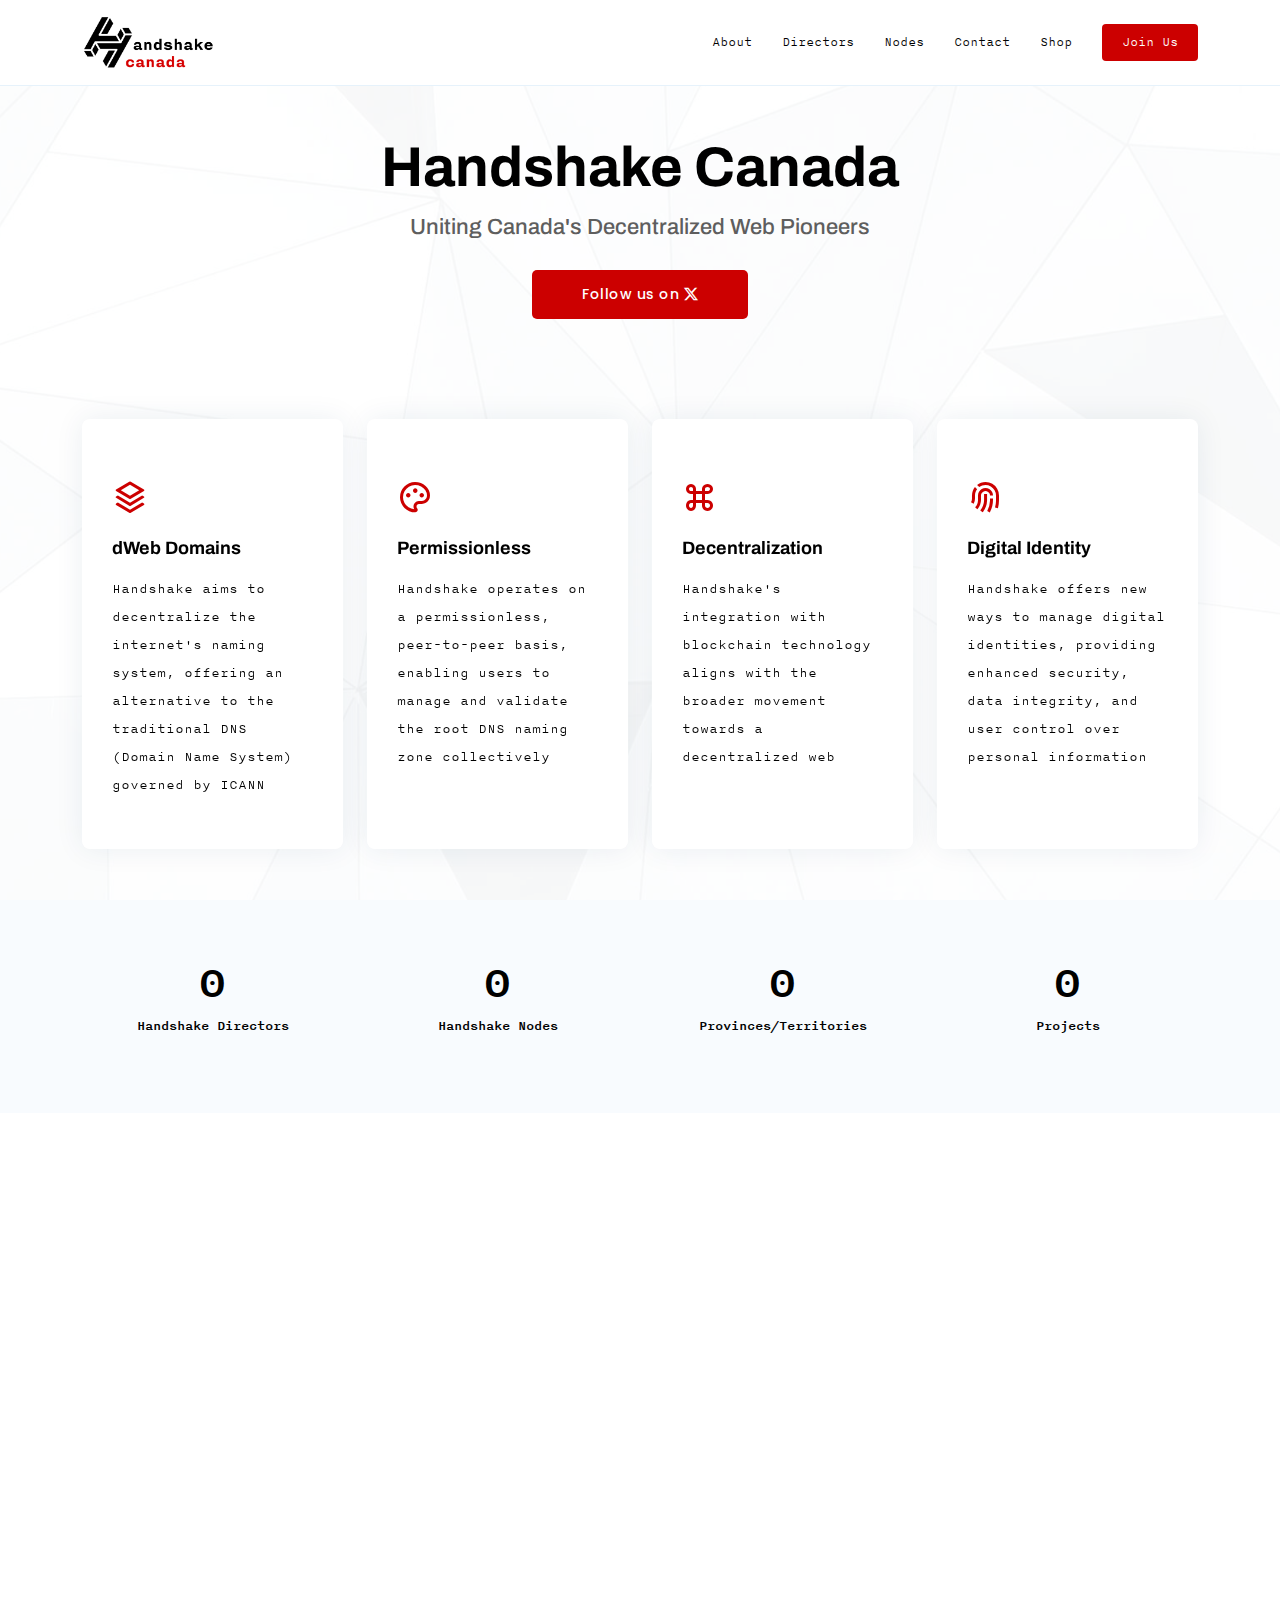
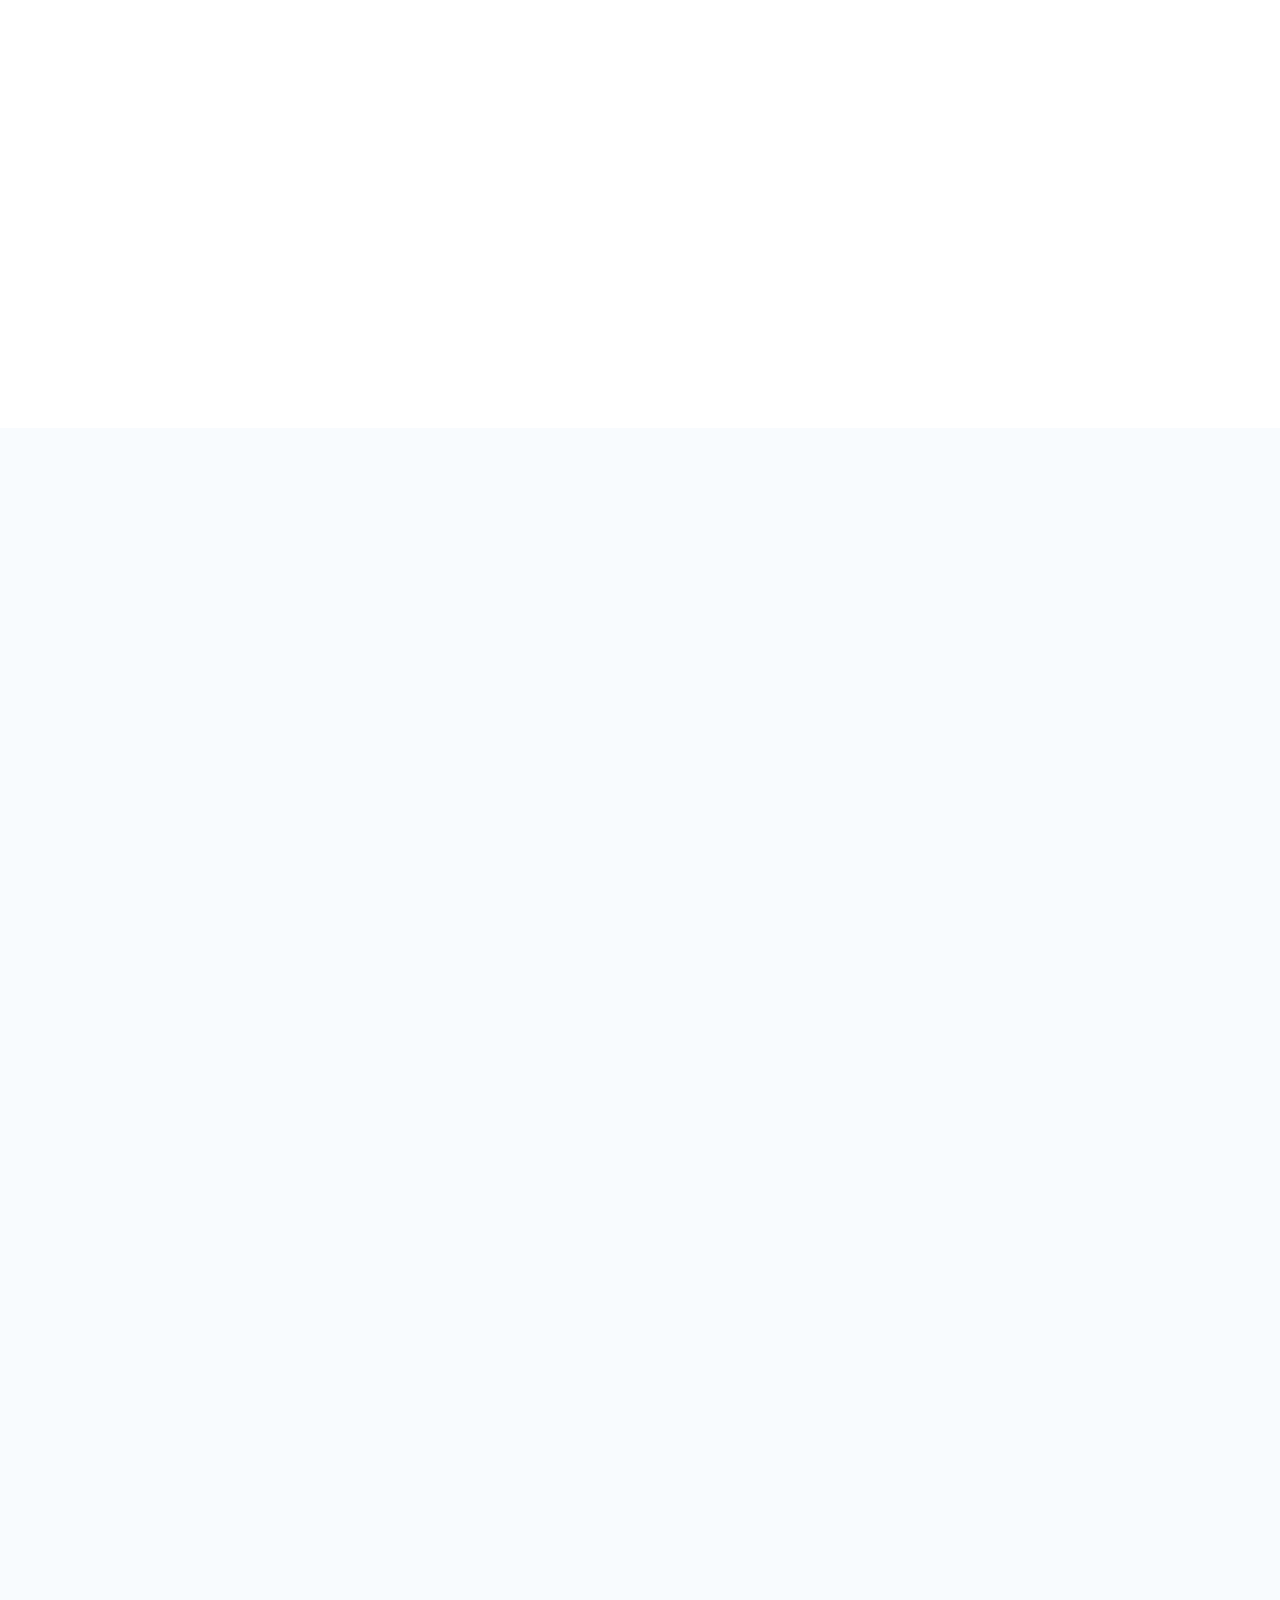
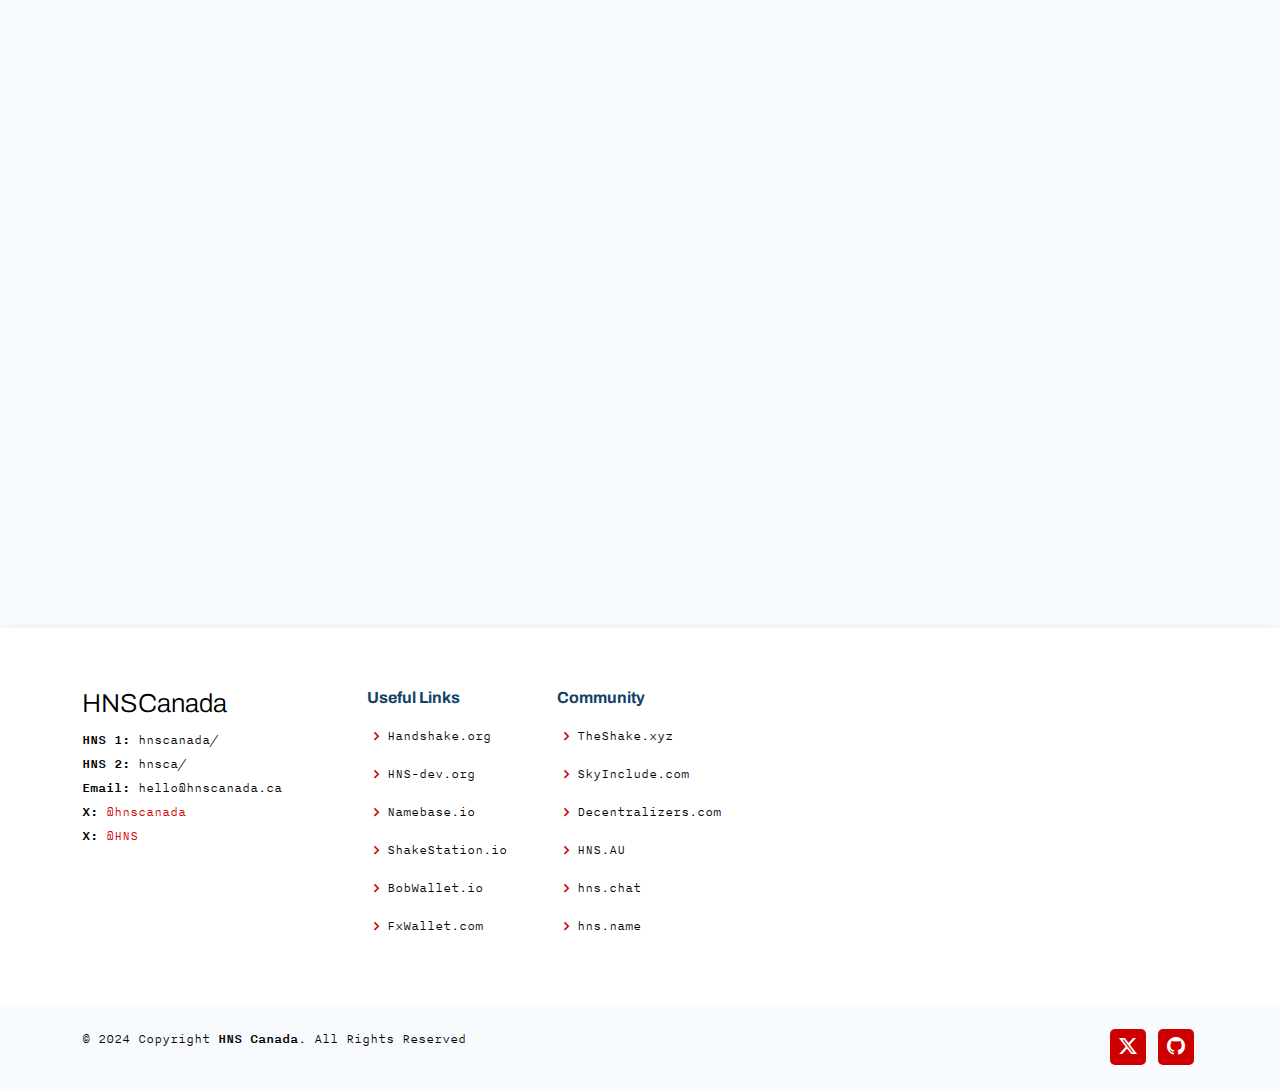
<file: index.html>
<!DOCTYPE html>
<html lang="en">

<head>
  <meta charset="utf-8">
  <meta content="width=device-width, initial-scale=1.0" name="viewport">

  <title>HNSCanada/</title>
  <meta content="Handshake Canada, the Canadian chapter of Handshake.org" name="description">
  <meta content="HNSCanada, HNS Canada, Handshake Canada, HNSCA, HNS CA, hnsca/, hnscanada/, dWeb Canada" name="keywords">
  
  <!-- Social X Platform -->
  <meta name="twitter:card" content="summary_large_image">
  <meta name="twitter:title" content="HNSCanada">
  <meta name="twitter:description" content="Handshake Canada, the Canadian chapter of Handshake.org">
  <meta property="twitter:image" content="https://hnscanada.ca/assets/img/hnsca_card.png">
  
  <!-- Social Facebook -->
  <meta property="og:url" content="https://hnscanada.ca/">
  <meta property="og:title" content="Hnscanada">
  <meta property="og:image" content="https://hnscanada.ca/assets/img/hnsca_card.png">
  <meta property="og:description" content="Handshake Canada, the Canadian chapter of Handshake.org">
  <meta property="og:site_name" content="Hnscanada">

  <!-- Favicons -->
  <link rel="shortcut icon" href="https://handshake.org/img/favicon/hns-favicon.ico" type="image/x-icon">
  <link href="assets/img/apple-touch-icon.png" rel="apple-touch-icon">

  <!-- Google Fonts -->
  <link href="https://fonts.googleapis.com/css?family=Open+Sans:300,300i,400,400i,600,600i,700,700i|Raleway:300,300i,400,400i,500,500i,600,600i,700,700i|Poppins:300,300i,400,400i,500,500i,600,600i,700,700i" rel="stylesheet">
  <link rel="stylesheet" type="text/css" href="https://handshake.org/css/fonts/nitti.css" />
  <link rel="stylesheet" type="text/css" href="https://handshake.org/css/fonts/ibmplexmono.css" />
  <link rel="stylesheet" type="text/css" href="https://handshake.org/css/fonts/ibmplexsans.css" />
  <link rel="preconnect" href="https://fonts.googleapis.com">
  <link rel="preconnect" href="https://fonts.gstatic.com" crossorigin>
  <link href="https://fonts.googleapis.com/css2?family=Archivo:ital,wght@0,100..900;1,100..900&display=swap" rel="stylesheet">
  <link rel="stylesheet" type="text/css" href="assets/css/nitti.css" />

  <!-- Vendor CSS Files -->
  <link rel="stylesheet" href="https://cdn.jsdelivr.net/npm/bootstrap-icons@1.11.3/font/bootstrap-icons.min.css">
  <link href="assets/vendor/aos/aos.css" rel="stylesheet">
  <link href="assets/vendor/bootstrap/css/bootstrap.min.css" rel="stylesheet">
  <link href="assets/vendor/boxicons/css/boxicons.min.css" rel="stylesheet">
  <link href="assets/vendor/glightbox/css/glightbox.min.css" rel="stylesheet">
  <link href="assets/vendor/remixicon/remixicon.css" rel="stylesheet">
  <link href="assets/vendor/swiper/swiper-bundle.min.css" rel="stylesheet">

  <!-- Template Main CSS File -->
  <link href="assets/css/style.css" rel="stylesheet">

  <!-- Analytics -->
  <script defer src="https://us.umami.is/script.js" data-website-id="96bdaacc-a97f-4533-95fe-19a9d0bcdd51"></script>

  <!-- =======================================================
  * Template Name: OnePage
  * Updated: May 30 2023 with Bootstrap v5.3.0
  * Template URL: https://bootstrapmade.com/onepage-multipurpose-bootstrap-template/
  * Author: BootstrapMade.com
  * License: https://bootstrapmade.com/license/
  ======================================================== -->
</head>

<body>

  <!-- ======= Header ======= -->
  <header id="header" class="fixed-top">
    <div class="container d-flex align-items-center justify-content-between">

      <a href="index.html" class="logo"><img src="assets/img/hnsca.png" alt="HNSCanada Logo" class="img-fluid"></a>

      <nav id="navbar" class="navbar">
        <ul>
          <li><a class="nav-link scrollto" href="#about">About</a></li>
          <li><a class="nav-link scrollto" href="#directors">Directors</a></li>
          <li><a class="nav-link scrollto" href="#nodes">Nodes</a></li>
          <li><a class="nav-link scrollto" href="#footer">Contact</a></li>
          <li><a href="https://nftsarestupid.com/collections/handshake">Shop</a></li>
          <li><a class="getstarted scrollto" href="#directors">Join Us</a></li>
        </ul>
        <i class="bi bi-list mobile-nav-toggle"></i>
      </nav><!-- .navbar -->

    </div>
  </header><!-- End Header -->

  <!-- ======= Hero Section ======= -->
  <section id="hero" class="d-flex align-items-center">
    <div class="container position-relative" data-aos="fade-up" data-aos-delay="100">
      <div class="row justify-content-center">
        <div class="col-xl-7 col-lg-9 text-center">
          <h1 style="font-family: 'Archivo';">Handshake Canada</h1>
          <h2>Uniting Canada's Decentralized Web Pioneers</h2>
        </div>
      </div>
      <div class="text-center">
        <a href="https://x.com/hnscanada" class="btn-get-started scrollto">Follow us on <i class="bi bi-twitter-x"></i></a>
      </div>

      <div class="row icon-boxes">
        <div class="col-md-6 col-lg-3 d-flex align-items-stretch mb-5 mb-lg-0" data-aos="zoom-in" data-aos-delay="200">
          <div class="icon-box">
            <div class="icon"><i class="ri-stack-line"></i></div>
            <h4 class="title"><a href="">dWeb Domains</a></h4>
            <p class="description">Handshake aims to decentralize the internet's naming system, offering an alternative to the traditional DNS (Domain Name System) governed by ICANN</p>
          </div>
        </div>

        <div class="col-md-6 col-lg-3 d-flex align-items-stretch mb-5 mb-lg-0" data-aos="zoom-in" data-aos-delay="300">
          <div class="icon-box">
            <div class="icon"><i class="ri-palette-line"></i></div>
            <h4 class="title"><a href="">Permissionless</a></h4>
            <p class="description">Handshake operates on a permissionless, peer-to-peer basis, enabling users to manage and validate the root DNS naming zone collectively</p>
          </div>
        </div>

        <div class="col-md-6 col-lg-3 d-flex align-items-stretch mb-5 mb-lg-0" data-aos="zoom-in" data-aos-delay="400">
          <div class="icon-box">
            <div class="icon"><i class="ri-command-line"></i></div>
            <h4 class="title"><a href="">Decentralization</a></h4>
            <p class="description">Handshake's integration with blockchain technology aligns with the broader movement towards a decentralized web</p>
          </div>
        </div>

        <div class="col-md-6 col-lg-3 d-flex align-items-stretch mb-5 mb-lg-0" data-aos="zoom-in" data-aos-delay="500">
          <div class="icon-box">
            <div class="icon"><i class="ri-fingerprint-line"></i></div>
            <h4 class="title"><a href="">Digital Identity</a></h4>
            <p class="description">Handshake offers new ways to manage digital identities, providing enhanced security, data integrity, and user control over personal information</p>
          </div>
        </div>

      </div>
    </div>
  </section><!-- End Hero -->

  <main id="main">

    <!-- ======= Counts Section ======= -->
    <section id="counts" class="counts section-bg">
      <div class="container">

        <div class="row justify-content-end">

          <div class="col-lg-3 col-md-5 col-6 d-md-flex align-items-md-stretch">
            <div class="count-box">
              <span data-purecounter-start="0" data-purecounter-end="3" data-purecounter-duration="1" class="purecounter"></span>
              <p>Handshake Directors</p>
            </div>
          </div>

          <div class="col-lg-3 col-md-5 col-6 d-md-flex align-items-md-stretch">
            <div class="count-box">
              <span data-purecounter-start="0" data-purecounter-end="3" data-purecounter-duration="1" class="purecounter"></span>
              <p>Handshake Nodes</p>
            </div>
          </div>

          <div class="col-lg-3 col-md-5 col-6 d-md-flex align-items-md-stretch">
            <div class="count-box">
              <span data-purecounter-start="0" data-purecounter-end="3" data-purecounter-duration="1" class="purecounter"></span>
              <p>Provinces/Territories</p>
            </div>
          </div>

          <div class="col-lg-3 col-md-5 col-6 d-md-flex align-items-md-stretch">
            <div class="count-box">
              <span data-purecounter-start="0" data-purecounter-end="2" data-purecounter-duration="1" class="purecounter"></span>
              <p>Projects</p>
            </div>
          </div>

        </div>

      </div>
    </section><!-- End Counts Section -->

    <!-- ======= About Section ======= -->
    <section id="about" class="about">
      <div class="container" data-aos="fade-up">

        <div class="section-title">
          <h2>About Us</h2>
          <p>Handshake Canada: Pioneering Decentralized Technologies for a New Internet Era</p>
        </div>

        <div class="row content">
          <div class="col-lg-6">
            <p>
              Welcome to <strong>Handshake Canada</strong>, the epicenter of innovation and community for those passionate about
               decentralizing the web and transforming the digital landscape in Canada. Our mission is rooted in
              the power of Handshake, a groundbreaking protocol that reimagines internet infrastructure for Canadians
               and Canadian businesses alike. Here, we explore, adopt, and innovate decentralized technologies to build
               a more secure, accessible, and equitable internet for all.
            </p>
            <p>
              Handshake Canada envisions a digital ecosystem where Canadians have full control over their online identity,
              privacy, and data. By leveraging the Handshake protocol, we aim to decentralize domain name registration,
              enhance cybersecurity, and foster an internet that truly belongs to its users. Our vision extends beyond 
              technology; it's about creating a community-driven network that supports Canadian values of fairness, 
              inclusivity, and innovation.
            </p>
          </div>
          <div class="col-lg-6 pt-4 pt-lg-0">
            <ul>
              <li><i class="ri-check-double-line"></i> <strong>Community Building:</strong> At the heart of Handshake Canada is a vibrant community of developers, entrepreneurs, and enthusiasts dedicated to exploring the potential of decentralized web technologies. We plan to organize meetups, workshops, and hackathons to share knowledge, develop skills, and collaborate on projects that advance our mission</li>
              <li><i class="ri-check-double-line"></i> <strong>Education and Outreach:</strong> We believe in the power of information. Through educational initiatives and public outreach, we aim to demystify decentralized technologies for Canadians, highlighting their benefits and encouraging widespread adoption among individuals and businesses alike</li>
              <li><i class="ri-check-double-line"></i> <strong>Innovation and Development:</strong> Handshake Canada is a hub for innovation. We support the development of decentralized applications (dApps) and services that utilize the Handshake protocol, providing resources to Canadian projects that share our vision</li>
              <li><i class="ri-check-double-line"></i> <strong>Advocacy and Policy:</strong> As champions of a decentralized internet, we engage with policymakers and industry leaders to advocate for regulations and standards that support innovation, protect user rights, and promote digital sovereignty</li>
            </ul>
          </div>
        </div>

      </div>
    </section><!-- End About Section -->

    <!-- ======= Directors Section ======= -->
    <section id="directors" class="team section-bg">
      <div class="container" data-aos="fade-up">

        <div class="section-title">
          <h2>Handshake Directors</h2>
          <p>Join the forefront of innovation with Canada's dedicated community of Handshake enthusiasts, driving the future of the internet together</p>
        </div>

        <div class="row">
          <div class="col-lg-3 col-md-6 d-flex align-items-stretch" data-aos="fade-up" data-aos-delay="200">
            <div class="member">
              <div class="member-img">
                <img src="assets/img/team/benj.png" class="img-fluid" alt="Benj">
              </div>
              <div class="member-info">
                <h4>Benj</h4>
                <span>Golden Horseshoe, ON</span>
                <span><strong>HNS Name: genuinu/</strong></span>
                <span><a href="https://x.com/genuinu">@genuinu</a></span>
              </div>
            </div>
          </div>

          <div class="col-lg-3 col-md-6 d-flex align-items-stretch" data-aos="fade-up" data-aos-delay="300">
            <div class="member">
              <div class="member-img">
                <img src="assets/img/team/stronics.png" class="img-fluid" alt="Stronics">
              </div>
              <div class="member-info">
                <h4>Santiago</h4>
                <span>Montreal, QC</span>
                <span><strong>HNS Name: stronics/</strong></span>
                <span><a href="https://x.com/stronics">@stronics</a></span>
              </div>
            </div>
          </div>

          <div class="col-lg-3 col-md-6 d-flex align-items-stretch" data-aos="fade-up" data-aos-delay="400">
            <div class="member">
              <div class="member-img">
                <img src="assets/img/team/davatar.png" class="img-fluid" alt="You">
              </div>
              <div class="member-info">
                <h4>Your Name</h4>
                <span>Join us!</span>
              </div>
            </div>
          </div>

        </div>

      </div>
    </section><!-- End Team Section -->
    
     <!-- ======= Nodes Section ======= -->
     <section id="nodes" class="services section-bg">
      <div class="container" data-aos="fade-up">

        <div class="section-title">
          <h2>Canadian Nodes</h2>
          <p>List of Handshake Nodes</p>
        </div>

        <div class="row">
          <div class="col-lg-4 col-md-6 d-flex align-items-stretch mt-4 mt-md-0" data-aos="zoom-in" data-aos-delay="200">
            <div class="icon-box iconbox-orange " style="width: 420px;">
              <div class="icon" >
                <img src="assets/img/hnsnode.png" class="testimonial-img" alt="hnsnode" style="width: 100%; border-radius: 50%;">
              </div>
              <h4><a href="">Node 1</a></h4>
              <p style="text-align: left;">
                <strong>Full Handshake Node</strong><br/>
                <strong>IP:</strong> 108.180.50.232 <br/>
                <strong>Hostname:</strong> 108.180.50.232 <br/>
                <strong>Org:</strong> TELUS Communications <br/>
                <strong>Country:</strong> CA <br/>
                <strong>Agent:</strong> /hsd:6.1.1/ <br/>
              </p> 
            </div>
          </div>

          <div class="col-lg-4 col-md-6 d-flex align-items-stretch mt-4 mt-md-0" data-aos="zoom-in" data-aos-delay="200" width="300px">
            <div class="icon-box iconbox-orange "  style="width: 420px;">
              <div class="icon" >
                <img src="assets/img/hnsnode.png" class="testimonial-img" alt="hnsnode" style="width: 100%; border-radius: 50%;">
              </div>
              <h4><a href="">Node 2</a></h4>
              <p style="text-align: left;">
                <strong>Full Handshake Node</strong><br/>
                <strong>IP:</strong> 139.177.198.45<br/>
                <strong>Hostname:</strong> 139-177-198-45.ip.linodeusercontent.com<br/>
                <strong>Org:</strong> Linode, LLC<br/>
                <strong>Country:</strong> CA<br/>
                <strong>Agent:</strong> /hsd:5.0.1/HNSCanada/<br/>
              </p>
            </div>
          </div>

          <div class="col-lg-4 col-md-6 d-flex align-items-stretch mt-4 mt-md-0" data-aos="zoom-in" data-aos-delay="200" width="300px">
            <div class="icon-box iconbox-orange "  style="width: 420px;">
              <div class="icon" >
                <img src="assets/img/hnsnode.png" class="testimonial-img" alt="hnsnode" style="width: 100%; border-radius: 50%;">
              </div>
              <h4><a href="">Node 3</a></h4>
              <p style="text-align: left;">
                <strong>Handshake DoH (DNS Service)</strong><br/>
                <strong>IP:</strong> 139.177.195.185<br/>
                <strong>Hostname:</strong> 139-177-195-185.ip.linodeusercontent.com<br/>
                <strong>Org:</strong> Linode, LLC<br/>
                <strong>Country:</strong> CA<br/>
                <strong>Agent:</strong> <a href="https://welcome.hnsdoh.com/">HnsDoH</a><br/>
              </p>
            </div>
          </div>
        </div>

        <div class="row" style="padding-top:25px;">  
          <div class="col-lg-4 col-md-6 d-flex align-items-stretch mt-4 mt-lg-0" data-aos="zoom-in" data-aos-delay="300" width="300px">
            <div class="icon-box iconbox-pink" style="width: 420px;">
              <div class="icon" >
                <img src="assets/img/hnsnode.png" class="testimonial-img" alt="hnsnode" style="width: 100%; border-radius: 50%;">
              </div>
              <h4><a href="">Your Node</a></h4>
              <p>Launch your new full HNS Node! More information <a href="https://decentralizers.com/2023/06/27/hnscanada-node/">here</a></p>
            </div>
          </div>
        </div>

    </section><!-- End Sevices Section -->
  </main><!-- End #main -->

  <!-- ======= Footer ======= -->
  <footer id="footer">

    <div class="footer-top">
      <div class="container">
        <div class="row">

          <div class="col-lg-3 col-md-6 footer-contact">
            <h3>HNSCanada</h3>
            <p>
              <strong>HNS 1:</strong> hnscanada/ <br>
              <strong>HNS 2:</strong> hnsca/<br>
              <strong>Email:</strong> <span>hello</span>@<span>hnscanada.ca</span><br>
              <strong>X:</strong> <a href="https://x.com/hnscanada">@hnscanada</a><br>
              <strong>X:</strong> <a href="https://x.com/hns">@HNS</a><br>  
            </p>
          </div>

          <div class="col-lg-2 col-md-6 footer-links">
            <h4>Useful Links</h4>
            <ul>
              <li><i class="bx bx-chevron-right"></i> <a href="https://handshake.org/">Handshake.org</a></li>
              <li><i class="bx bx-chevron-right"></i> <a href="https://hsd-dev.org/">HNS-dev.org</a></li>
              <li><i class="bx bx-chevron-right"></i> <a href="https://www.namebase.io/">Namebase.io</a></li>
              <li><i class="bx bx-chevron-right"></i> <a href="https://shakestation.io/">ShakeStation.io</a></li>
              <li><i class="bx bx-chevron-right"></i> <a href="https://bobwallet.io/">BobWallet.io</a></li>
              <li><i class="bx bx-chevron-right"></i> <a href="https://www.fxwallet.com/">FxWallet.com</a></li>
            </ul>
          </div>

          <div class="col-lg-3 col-md-6 footer-links">
            <h4>Community</h4>
            <ul>
              <li><i class="bx bx-chevron-right"></i> <a href="https://theshake.xyz/">TheShake.xyz</a></li>
              <li><i class="bx bx-chevron-right"></i> <a href="https://skyinclude.com/">SkyInclude.com</a></li>
              <li><i class="bx bx-chevron-right"></i> <a href="https://decentralizers.com/">Decentralizers.com</a></li>
              <li><i class="bx bx-chevron-right"></i> <a href="https://hns.au">HNS.AU</a></li>
              <li><i class="bx bx-chevron-right"></i> <a href="https://hns.chat/">hns.chat</a></li>
              <li><i class="bx bx-chevron-right"></i> <a href="https://hns.name/">hns.name</a></li>
            </ul>
          </div>

          <div class="col-lg-4 col-md-6 footer-newsletter">
          </div>

        </div>
      </div>
    </div>

    <div class="container d-md-flex py-4">

      <div class="me-md-auto text-center text-md-start">
        <div class="copyright">
          &copy; 2024 Copyright <strong><span>HNS Canada</span></strong>. All Rights Reserved
        </div>
        
      </div>
      <div class="social-links text-center text-md-right pt-3 pt-md-0">
        <a href="https://x.com/hnscanada" class="twitter"><i class="bi bi-twitter-x"></i></a>
        <a href="https://github.com/hnscanada" class="github"><i class="bi bi-github"></i></a>
      </div>
    </div>
  </footer><!-- End Footer -->

  <div id="preloader"></div>
  <a href="#" class="back-to-top d-flex align-items-center justify-content-center"><i class="bi bi-arrow-up-short"></i></a>

  <!-- Vendor JS Files -->
  <script src="assets/vendor/purecounter/purecounter_vanilla.js"></script>
  <script src="assets/vendor/aos/aos.js"></script>
  <script src="assets/vendor/bootstrap/js/bootstrap.bundle.min.js"></script>
  <script src="assets/vendor/glightbox/js/glightbox.min.js"></script>
  <script src="assets/vendor/isotope-layout/isotope.pkgd.min.js"></script>
  <script src="assets/vendor/swiper/swiper-bundle.min.js"></script>
  <script src="assets/vendor/php-email-form/validate.js"></script>

  <!-- Template Main JS File -->
  <script src="assets/js/main.js"></script>

</body>

</html>
</file>
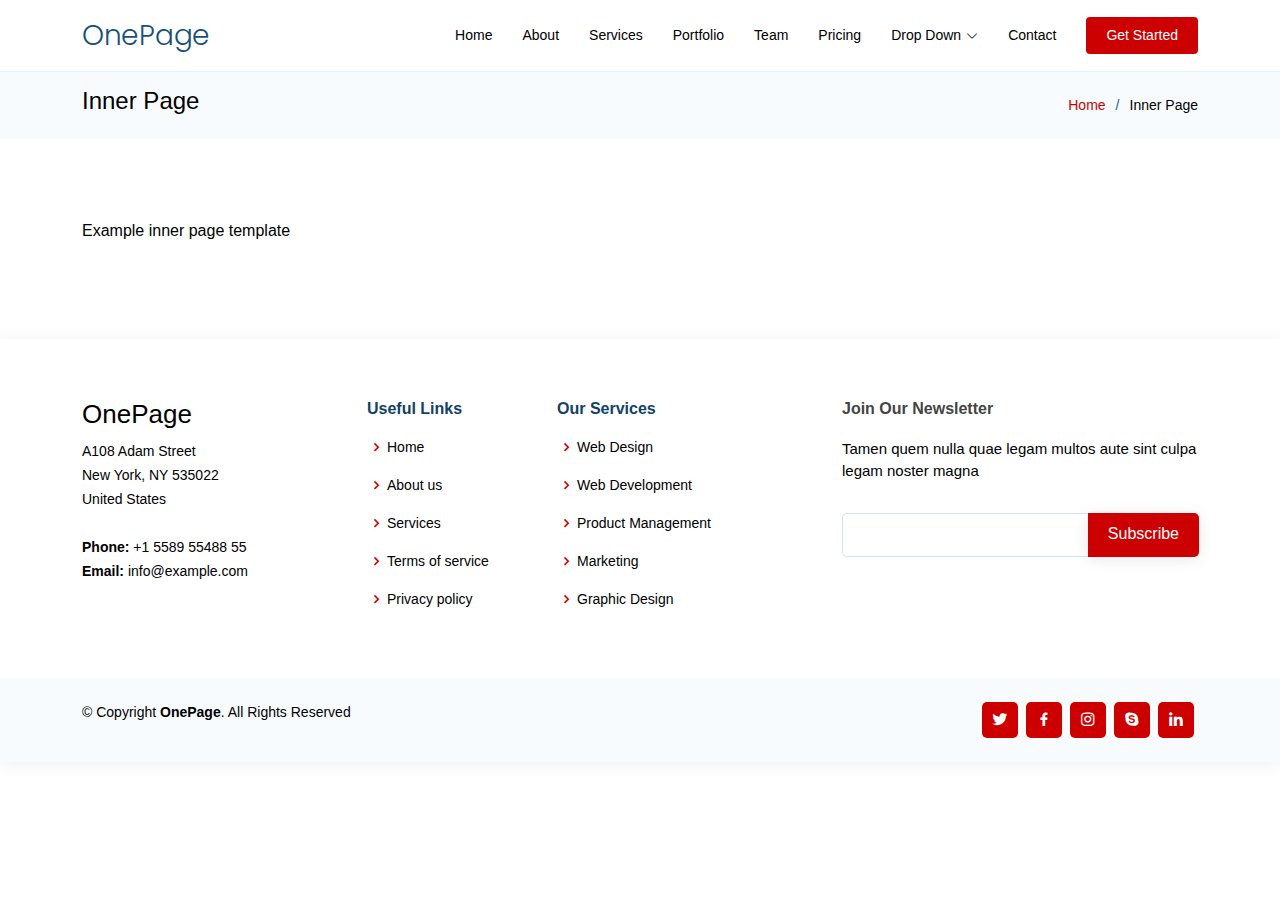
<file: inner-page.html>
<!DOCTYPE html>
<html lang="en">

<head>
  <meta charset="utf-8">
  <meta content="width=device-width, initial-scale=1.0" name="viewport">

  <title>Inner Page - OnePage Bootstrap Template</title>
  <meta content="" name="description">
  <meta content="" name="keywords">

  <!-- Favicons -->
  <link href="assets/img/favicon.png" rel="icon">
  <link href="assets/img/apple-touch-icon.png" rel="apple-touch-icon">

  <!-- Google Fonts -->
  <link href="https://fonts.googleapis.com/css?family=Open+Sans:300,300i,400,400i,600,600i,700,700i|Raleway:300,300i,400,400i,500,500i,600,600i,700,700i|Poppins:300,300i,400,400i,500,500i,600,600i,700,700i" rel="stylesheet">

  <!-- Vendor CSS Files -->
  <link href="assets/vendor/aos/aos.css" rel="stylesheet">
  <link href="assets/vendor/bootstrap/css/bootstrap.min.css" rel="stylesheet">
  <link href="assets/vendor/bootstrap-icons/bootstrap-icons.css" rel="stylesheet">
  <link href="assets/vendor/boxicons/css/boxicons.min.css" rel="stylesheet">
  <link href="assets/vendor/glightbox/css/glightbox.min.css" rel="stylesheet">
  <link href="assets/vendor/remixicon/remixicon.css" rel="stylesheet">
  <link href="assets/vendor/swiper/swiper-bundle.min.css" rel="stylesheet">

  <!-- Template Main CSS File -->
  <link href="assets/css/style.css" rel="stylesheet">

  <!-- =======================================================
  * Template Name: OnePage
  * Updated: May 30 2023 with Bootstrap v5.3.0
  * Template URL: https://bootstrapmade.com/onepage-multipurpose-bootstrap-template/
  * Author: BootstrapMade.com
  * License: https://bootstrapmade.com/license/
  ======================================================== -->
</head>

<body>

  <!-- ======= Header ======= -->
  <header id="header" class="fixed-top">
    <div class="container d-flex align-items-center justify-content-between">

      <h1 class="logo"><a href="index.html">OnePage</a></h1>
      <!-- Uncomment below if you prefer to use an image logo -->
      <!-- <a href="index.html" class="logo"><img src="assets/img/logo.png" alt="" class="img-fluid"></a>-->

      <nav id="navbar" class="navbar">
        <ul>
          <li><a class="nav-link scrollto " href="#hero">Home</a></li>
          <li><a class="nav-link scrollto" href="#about">About</a></li>
          <li><a class="nav-link scrollto" href="#services">Services</a></li>
          <li><a class="nav-link scrollto o" href="#portfolio">Portfolio</a></li>
          <li><a class="nav-link scrollto" href="#team">Team</a></li>
          <li><a class="nav-link scrollto" href="#pricing">Pricing</a></li>
          <li class="dropdown"><a href="#"><span>Drop Down</span> <i class="bi bi-chevron-down"></i></a>
            <ul>
              <li><a href="#">Drop Down 1</a></li>
              <li class="dropdown"><a href="#"><span>Deep Drop Down</span> <i class="bi bi-chevron-right"></i></a>
                <ul>
                  <li><a href="#">Deep Drop Down 1</a></li>
                  <li><a href="#">Deep Drop Down 2</a></li>
                  <li><a href="#">Deep Drop Down 3</a></li>
                  <li><a href="#">Deep Drop Down 4</a></li>
                  <li><a href="#">Deep Drop Down 5</a></li>
                </ul>
              </li>
              <li><a href="#">Drop Down 2</a></li>
              <li><a href="#">Drop Down 3</a></li>
              <li><a href="#">Drop Down 4</a></li>
            </ul>
          </li>
          <li><a class="nav-link scrollto" href="#contact">Contact</a></li>
          <li><a class="getstarted scrollto" href="#about">Get Started</a></li>
        </ul>
        <i class="bi bi-list mobile-nav-toggle"></i>
      </nav><!-- .navbar -->

    </div>
  </header><!-- End Header -->

  <main id="main">

    <!-- ======= Breadcrumbs ======= -->
    <section class="breadcrumbs">
      <div class="container">

        <div class="d-flex justify-content-between align-items-center">
          <h2>Inner Page</h2>
          <ol>
            <li><a href="index.html">Home</a></li>
            <li>Inner Page</li>
          </ol>
        </div>

      </div>
    </section><!-- End Breadcrumbs -->

    <section class="inner-page">
      <div class="container">
        <p>
          Example inner page template
        </p>
      </div>
    </section>

  </main><!-- End #main -->

  <!-- ======= Footer ======= -->
  <footer id="footer">

    <div class="footer-top">
      <div class="container">
        <div class="row">

          <div class="col-lg-3 col-md-6 footer-contact">
            <h3>OnePage</h3>
            <p>
              A108 Adam Street <br>
              New York, NY 535022<br>
              United States <br><br>
              <strong>Phone:</strong> +1 5589 55488 55<br>
              <strong>Email:</strong> info@example.com<br>
            </p>
          </div>

          <div class="col-lg-2 col-md-6 footer-links">
            <h4>Useful Links</h4>
            <ul>
              <li><i class="bx bx-chevron-right"></i> <a href="#">Home</a></li>
              <li><i class="bx bx-chevron-right"></i> <a href="#">About us</a></li>
              <li><i class="bx bx-chevron-right"></i> <a href="#">Services</a></li>
              <li><i class="bx bx-chevron-right"></i> <a href="#">Terms of service</a></li>
              <li><i class="bx bx-chevron-right"></i> <a href="#">Privacy policy</a></li>
            </ul>
          </div>

          <div class="col-lg-3 col-md-6 footer-links">
            <h4>Our Services</h4>
            <ul>
              <li><i class="bx bx-chevron-right"></i> <a href="#">Web Design</a></li>
              <li><i class="bx bx-chevron-right"></i> <a href="#">Web Development</a></li>
              <li><i class="bx bx-chevron-right"></i> <a href="#">Product Management</a></li>
              <li><i class="bx bx-chevron-right"></i> <a href="#">Marketing</a></li>
              <li><i class="bx bx-chevron-right"></i> <a href="#">Graphic Design</a></li>
            </ul>
          </div>

          <div class="col-lg-4 col-md-6 footer-newsletter">
            <h4>Join Our Newsletter</h4>
            <p>Tamen quem nulla quae legam multos aute sint culpa legam noster magna</p>
            <form action="" method="post">
              <input type="email" name="email"><input type="submit" value="Subscribe">
            </form>
          </div>

        </div>
      </div>
    </div>

    <div class="container d-md-flex py-4">

      <div class="me-md-auto text-center text-md-start">
        <div class="copyright">
          &copy; Copyright <strong><span>OnePage</span></strong>. All Rights Reserved
        </div>
        
      </div>
      <div class="social-links text-center text-md-right pt-3 pt-md-0">
        <a href="#" class="twitter"><i class="bx bxl-twitter"></i></a>
        <a href="#" class="facebook"><i class="bx bxl-facebook"></i></a>
        <a href="#" class="instagram"><i class="bx bxl-instagram"></i></a>
        <a href="#" class="google-plus"><i class="bx bxl-skype"></i></a>
        <a href="#" class="linkedin"><i class="bx bxl-linkedin"></i></a>
      </div>
    </div>
  </footer><!-- End Footer -->

  <div id="preloader"></div>
  <a href="#" class="back-to-top d-flex align-items-center justify-content-center"><i class="bi bi-arrow-up-short"></i></a>

  <!-- Vendor JS Files -->
  <script src="assets/vendor/purecounter/purecounter_vanilla.js"></script>
  <script src="assets/vendor/aos/aos.js"></script>
  <script src="assets/vendor/bootstrap/js/bootstrap.bundle.min.js"></script>
  <script src="assets/vendor/glightbox/js/glightbox.min.js"></script>
  <script src="assets/vendor/isotope-layout/isotope.pkgd.min.js"></script>
  <script src="assets/vendor/swiper/swiper-bundle.min.js"></script>
  <script src="assets/vendor/php-email-form/validate.js"></script>

  <!-- Template Main JS File -->
  <script src="assets/js/main.js"></script>

</body>

</html>
</file>
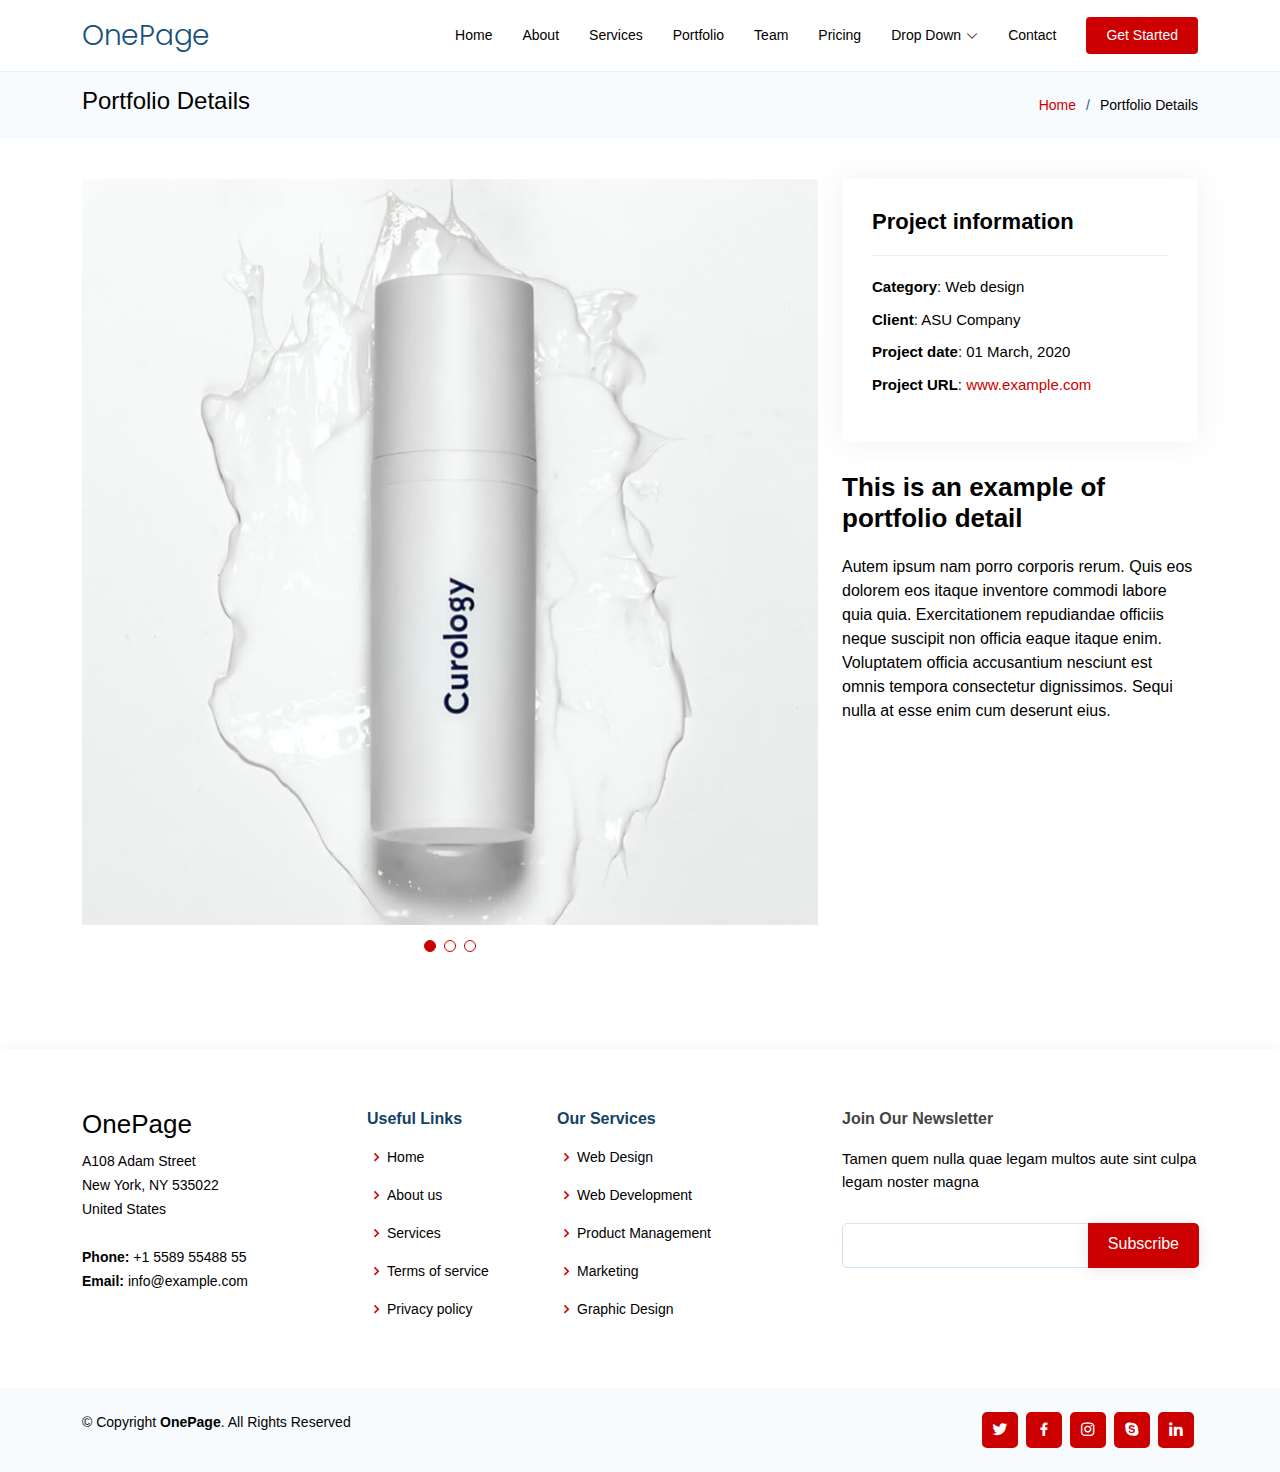
<file: portfolio-details.html>
<!DOCTYPE html>
<html lang="en">

<head>
  <meta charset="utf-8">
  <meta content="width=device-width, initial-scale=1.0" name="viewport">

  <title>Portfolio Details - OnePage Bootstrap Template</title>
  <meta content="" name="description">
  <meta content="" name="keywords">

  <!-- Favicons -->
  <link href="assets/img/favicon.png" rel="icon">
  <link href="assets/img/apple-touch-icon.png" rel="apple-touch-icon">

  <!-- Google Fonts -->
  <link href="https://fonts.googleapis.com/css?family=Open+Sans:300,300i,400,400i,600,600i,700,700i|Raleway:300,300i,400,400i,500,500i,600,600i,700,700i|Poppins:300,300i,400,400i,500,500i,600,600i,700,700i" rel="stylesheet">

  <!-- Vendor CSS Files -->
  <link href="assets/vendor/aos/aos.css" rel="stylesheet">
  <link href="assets/vendor/bootstrap/css/bootstrap.min.css" rel="stylesheet">
  <link href="assets/vendor/bootstrap-icons/bootstrap-icons.css" rel="stylesheet">
  <link href="assets/vendor/boxicons/css/boxicons.min.css" rel="stylesheet">
  <link href="assets/vendor/glightbox/css/glightbox.min.css" rel="stylesheet">
  <link href="assets/vendor/remixicon/remixicon.css" rel="stylesheet">
  <link href="assets/vendor/swiper/swiper-bundle.min.css" rel="stylesheet">

  <!-- Template Main CSS File -->
  <link href="assets/css/style.css" rel="stylesheet">

  <!-- =======================================================
  * Template Name: OnePage
  * Updated: May 30 2023 with Bootstrap v5.3.0
  * Template URL: https://bootstrapmade.com/onepage-multipurpose-bootstrap-template/
  * Author: BootstrapMade.com
  * License: https://bootstrapmade.com/license/
  ======================================================== -->
</head>

<body>

  <!-- ======= Header ======= -->
  <header id="header" class="fixed-top">
    <div class="container d-flex align-items-center justify-content-between">

      <h1 class="logo"><a href="index.html">OnePage</a></h1>
      <!-- Uncomment below if you prefer to use an image logo -->
      <!-- <a href="index.html" class="logo"><img src="assets/img/logo.png" alt="" class="img-fluid"></a>-->

      <nav id="navbar" class="navbar">
        <ul>
          <li><a class="nav-link scrollto " href="#hero">Home</a></li>
          <li><a class="nav-link scrollto" href="#about">About</a></li>
          <li><a class="nav-link scrollto" href="#services">Services</a></li>
          <li><a class="nav-link scrollto activeo" href="#portfolio">Portfolio</a></li>
          <li><a class="nav-link scrollto" href="#team">Team</a></li>
          <li><a class="nav-link scrollto" href="#pricing">Pricing</a></li>
          <li class="dropdown"><a href="#"><span>Drop Down</span> <i class="bi bi-chevron-down"></i></a>
            <ul>
              <li><a href="#">Drop Down 1</a></li>
              <li class="dropdown"><a href="#"><span>Deep Drop Down</span> <i class="bi bi-chevron-right"></i></a>
                <ul>
                  <li><a href="#">Deep Drop Down 1</a></li>
                  <li><a href="#">Deep Drop Down 2</a></li>
                  <li><a href="#">Deep Drop Down 3</a></li>
                  <li><a href="#">Deep Drop Down 4</a></li>
                  <li><a href="#">Deep Drop Down 5</a></li>
                </ul>
              </li>
              <li><a href="#">Drop Down 2</a></li>
              <li><a href="#">Drop Down 3</a></li>
              <li><a href="#">Drop Down 4</a></li>
            </ul>
          </li>
          <li><a class="nav-link scrollto" href="#contact">Contact</a></li>
          <li><a class="getstarted scrollto" href="#about">Get Started</a></li>
        </ul>
        <i class="bi bi-list mobile-nav-toggle"></i>
      </nav><!-- .navbar -->

    </div>
  </header><!-- End Header -->

  <main id="main">

    <!-- ======= Breadcrumbs ======= -->
    <section id="breadcrumbs" class="breadcrumbs">
      <div class="container">

        <div class="d-flex justify-content-between align-items-center">
          <h2>Portfolio Details</h2>
          <ol>
            <li><a href="index.html">Home</a></li>
            <li>Portfolio Details</li>
          </ol>
        </div>

      </div>
    </section><!-- End Breadcrumbs -->

    <!-- ======= Portfolio Details Section ======= -->
    <section id="portfolio-details" class="portfolio-details">
      <div class="container">

        <div class="row gy-4">

          <div class="col-lg-8">
            <div class="portfolio-details-slider swiper">
              <div class="swiper-wrapper align-items-center">

                <div class="swiper-slide">
                  <img src="assets/img/portfolio/portfolio-1.jpg" alt="">
                </div>

                <div class="swiper-slide">
                  <img src="assets/img/portfolio/portfolio-2.jpg" alt="">
                </div>

                <div class="swiper-slide">
                  <img src="assets/img/portfolio/portfolio-3.jpg" alt="">
                </div>

              </div>
              <div class="swiper-pagination"></div>
            </div>
          </div>

          <div class="col-lg-4">
            <div class="portfolio-info">
              <h3>Project information</h3>
              <ul>
                <li><strong>Category</strong>: Web design</li>
                <li><strong>Client</strong>: ASU Company</li>
                <li><strong>Project date</strong>: 01 March, 2020</li>
                <li><strong>Project URL</strong>: <a href="#">www.example.com</a></li>
              </ul>
            </div>
            <div class="portfolio-description">
              <h2>This is an example of portfolio detail</h2>
              <p>
                Autem ipsum nam porro corporis rerum. Quis eos dolorem eos itaque inventore commodi labore quia quia. Exercitationem repudiandae officiis neque suscipit non officia eaque itaque enim. Voluptatem officia accusantium nesciunt est omnis tempora consectetur dignissimos. Sequi nulla at esse enim cum deserunt eius.
              </p>
            </div>
          </div>

        </div>

      </div>
    </section><!-- End Portfolio Details Section -->

  </main><!-- End #main -->

  <!-- ======= Footer ======= -->
  <footer id="footer">

    <div class="footer-top">
      <div class="container">
        <div class="row">

          <div class="col-lg-3 col-md-6 footer-contact">
            <h3>OnePage</h3>
            <p>
              A108 Adam Street <br>
              New York, NY 535022<br>
              United States <br><br>
              <strong>Phone:</strong> +1 5589 55488 55<br>
              <strong>Email:</strong> info@example.com<br>
            </p>
          </div>

          <div class="col-lg-2 col-md-6 footer-links">
            <h4>Useful Links</h4>
            <ul>
              <li><i class="bx bx-chevron-right"></i> <a href="#">Home</a></li>
              <li><i class="bx bx-chevron-right"></i> <a href="#">About us</a></li>
              <li><i class="bx bx-chevron-right"></i> <a href="#">Services</a></li>
              <li><i class="bx bx-chevron-right"></i> <a href="#">Terms of service</a></li>
              <li><i class="bx bx-chevron-right"></i> <a href="#">Privacy policy</a></li>
            </ul>
          </div>

          <div class="col-lg-3 col-md-6 footer-links">
            <h4>Our Services</h4>
            <ul>
              <li><i class="bx bx-chevron-right"></i> <a href="#">Web Design</a></li>
              <li><i class="bx bx-chevron-right"></i> <a href="#">Web Development</a></li>
              <li><i class="bx bx-chevron-right"></i> <a href="#">Product Management</a></li>
              <li><i class="bx bx-chevron-right"></i> <a href="#">Marketing</a></li>
              <li><i class="bx bx-chevron-right"></i> <a href="#">Graphic Design</a></li>
            </ul>
          </div>

          <div class="col-lg-4 col-md-6 footer-newsletter">
            <h4>Join Our Newsletter</h4>
            <p>Tamen quem nulla quae legam multos aute sint culpa legam noster magna</p>
            <form action="" method="post">
              <input type="email" name="email"><input type="submit" value="Subscribe">
            </form>
          </div>

        </div>
      </div>
    </div>

    <div class="container d-md-flex py-4">

      <div class="me-md-auto text-center text-md-start">
        <div class="copyright">
          &copy; Copyright <strong><span>OnePage</span></strong>. All Rights Reserved
        </div>
        
      </div>
      <div class="social-links text-center text-md-right pt-3 pt-md-0">
        <a href="#" class="twitter"><i class="bx bxl-twitter"></i></a>
        <a href="#" class="facebook"><i class="bx bxl-facebook"></i></a>
        <a href="#" class="instagram"><i class="bx bxl-instagram"></i></a>
        <a href="#" class="google-plus"><i class="bx bxl-skype"></i></a>
        <a href="#" class="linkedin"><i class="bx bxl-linkedin"></i></a>
      </div>
    </div>
  </footer><!-- End Footer -->

  <div id="preloader"></div>
  <a href="#" class="back-to-top d-flex align-items-center justify-content-center"><i class="bi bi-arrow-up-short"></i></a>

  <!-- Vendor JS Files -->
  <script src="assets/vendor/purecounter/purecounter_vanilla.js"></script>
  <script src="assets/vendor/aos/aos.js"></script>
  <script src="assets/vendor/bootstrap/js/bootstrap.bundle.min.js"></script>
  <script src="assets/vendor/glightbox/js/glightbox.min.js"></script>
  <script src="assets/vendor/isotope-layout/isotope.pkgd.min.js"></script>
  <script src="assets/vendor/swiper/swiper-bundle.min.js"></script>
  <script src="assets/vendor/php-email-form/validate.js"></script>

  <!-- Template Main JS File -->
  <script src="assets/js/main.js"></script>

</body>

</html>
</file>
<file: assets/css/nitti.css>
@font-face {
	font-family: "Nitti Light";
	font-weight: normal;
	src: url('../fonts/nitti/nitti-light-v500.eot') format('embedded-opentype'),
       url('../fonts/nitti/nitti-light-v500.woff') format('woff');
}

@font-face {
	font-family: "Nitti Light";
	font-weight: bold;
	src: url('../fonts/nitti/nitti-medium-v500.eot') format('embedded-opentype'),
       url('../fonts/nitti/nitti-medium-v500.woff') format('woff'),
       url('../fonts/nitti/nitti-medium-v500.woff2') format('woff2');
}
</file>
<file: assets/css/style.css>
/**
* Template Name: OnePage
* Updated: May 30 2023 with Bootstrap v5.3.0
* Template URL: https://bootstrapmade.com/onepage-multipurpose-bootstrap-template/
* Author: BootstrapMade.com
* License: https://bootstrapmade.com/license/
*/

/*--------------------------------------------------------------
# General
--------------------------------------------------------------*/
body {
  font-family: "Nitti Light", Helvetica, sans-serif;
  color: black;
}

a {
  color: #cc0000;
  text-decoration: none;
}

a:hover {
  color: #ff3232;
  text-decoration: none;
}

h1,
h2,
h3,
h4,
h5,
h6 {
  font-family: "Archivo", sans-serif;
}

p {
  font-family: "Nitti Light", sans-serif;
  color:black;
}
/*--------------------------------------------------------------
# Back to top button
--------------------------------------------------------------*/
.back-to-top {
  position: fixed;
  visibility: hidden;
  opacity: 0;
  right: 15px;
  bottom: 15px;
  z-index: 996;
  background: #cc0000;
  width: 40px;
  height: 40px;
  border-radius: 4px;
  transition: all 0.4s;
}

.back-to-top i {
  font-size: 28px;
  color: #fff;
  line-height: 0;
}

.back-to-top:hover {
  background: #ff3232;
  color: #fff;
}

.back-to-top.active {
  visibility: visible;
  opacity: 1;
}

/*--------------------------------------------------------------
# Preloader
--------------------------------------------------------------*/
#preloader {
  position: fixed;
  top: 0;
  left: 0;
  right: 0;
  bottom: 0;
  z-index: 9999;
  overflow: hidden;
  background: #fff;
}

#preloader:before {
  content: "";
  position: fixed;
  top: calc(50% - 30px);
  left: calc(50% - 30px);
  border: 6px solid #cc0000;
  border-top-color: #fff;
  border-bottom-color: #fff;
  border-radius: 50%;
  width: 60px;
  height: 60px;
  animation: animate-preloader 1s linear infinite;
}

@keyframes animate-preloader {
  0% {
    transform: rotate(0deg);
  }

  100% {
    transform: rotate(360deg);
  }
}

/*--------------------------------------------------------------
# Disable aos animation delay on mobile devices
--------------------------------------------------------------*/
@media screen and (max-width: 768px) {
  [data-aos-delay] {
    transition-delay: 0 !important;
  }
}

/*--------------------------------------------------------------
# Header
--------------------------------------------------------------*/
#header {
  transition: all 0.5s;
  background: #fff;
  z-index: 997;
  padding: 15px 0;
  border-bottom: 1px solid #e6f2fb;
}

#header.header-scrolled {
  border-color: #fff;
  box-shadow: 0px 2px 15px rgba(18, 66, 101, 0.08);
}

#header .logo {
  font-size: 28px;
  margin: 0;
  padding: 0;
  line-height: 1;
  font-weight: 300;
  letter-spacing: 0.5px;
  font-family: "Poppins", sans-serif;
}

#header .logo a {
  color: #16507b;
}

#header .logo img {
  max-height: 55px;
}

@media (max-width: 992px) {
  #header .logo {
    font-size: 28px;
  }
}

/*--------------------------------------------------------------
# Navigation Menu
--------------------------------------------------------------*/
/**
* Desktop Navigation 
*/
.navbar {
  padding: 0;
}

.navbar ul {
  margin: 0;
  padding: 0;
  display: flex;
  list-style: none;
  align-items: center;
}

.navbar li {
  position: relative;
}

.navbar a,
.navbar a:focus {
  display: flex;
  align-items: center;
  justify-content: space-between;
  padding: 10px 0 10px 30px;
  font-size: 14px;
  color: black;
  white-space: nowrap;
  transition: 0.3s;
}

.navbar a i,
.navbar a:focus i {
  font-size: 12px;
  line-height: 0;
  margin-left: 5px;
}

.navbar a:hover,
.navbar .active,
.navbar .active:focus,
.navbar li:hover>a {
  color: #cc0000;
}

.navbar .getstarted,
.navbar .getstarted:focus {
  background: #cc0000;
  padding: 8px 20px;
  margin-left: 30px;
  border-radius: 4px;
  color: #fff;
}

.navbar .getstarted:hover,
.navbar .getstarted:focus:hover {
  color: #fff;
  background: #ff3232;
}

.navbar .dropdown ul {
  display: block;
  position: absolute;
  left: 14px;
  top: calc(100% + 30px);
  margin: 0;
  padding: 10px 0;
  z-index: 99;
  opacity: 0;
  visibility: hidden;
  background: #fff;
  box-shadow: 0px 0px 30px rgba(127, 137, 161, 0.25);
  transition: 0.3s;
  border-radius: 4px;
}

.navbar .dropdown ul li {
  min-width: 200px;
}

.navbar .dropdown ul a {
  padding: 10px 20px;
  text-transform: none;
}

.navbar .dropdown ul a i {
  font-size: 12px;
}

.navbar .dropdown ul a:hover,
.navbar .dropdown ul .active:hover,
.navbar .dropdown ul li:hover>a {
  color: #cc0000;
}

.navbar .dropdown:hover>ul {
  opacity: 1;
  top: 100%;
  visibility: visible;
}

.navbar .dropdown .dropdown ul {
  top: 0;
  left: calc(100% - 30px);
  visibility: hidden;
}

.navbar .dropdown .dropdown:hover>ul {
  opacity: 1;
  top: 0;
  left: 100%;
  visibility: visible;
}

@media (max-width: 1366px) {
  .navbar .dropdown .dropdown ul {
    left: -90%;
  }

  .navbar .dropdown .dropdown:hover>ul {
    left: -100%;
  }
}

/**
* Mobile Navigation 
*/
.mobile-nav-toggle {
  color: #124265;
  font-size: 28px;
  cursor: pointer;
  display: none;
  line-height: 0;
  transition: 0.5s;
}

.mobile-nav-toggle.bi-x {
  color: #fff;
}

@media (max-width: 991px) {
  .mobile-nav-toggle {
    display: block;
  }

  .navbar ul {
    display: none;
  }
}

.navbar-mobile {
  position: fixed;
  overflow: hidden;
  top: 0;
  right: 0;
  left: 0;
  bottom: 0;
  background: rgba(10, 38, 58, 0.9);
  transition: 0.3s;
  z-index: 999;
}

.navbar-mobile .mobile-nav-toggle {
  position: absolute;
  top: 15px;
  right: 15px;
}

.navbar-mobile ul {
  display: block;
  position: absolute;
  top: 55px;
  right: 15px;
  bottom: 15px;
  left: 15px;
  padding: 10px 0;
  background-color: #fff;
  overflow-y: auto;
  transition: 0.3s;
}

.navbar-mobile a,
.navbar-mobile a:focus {
  padding: 10px 20px;
  font-size: 15px;
  color: #124265;
}

.navbar-mobile a:hover,
.navbar-mobile .active,
.navbar-mobile li:hover>a {
  color: #cc0000;
}

.navbar-mobile .getstarted,
.navbar-mobile .getstarted:focus {
  margin: 15px;
}

.navbar-mobile .dropdown ul {
  position: static;
  display: none;
  margin: 10px 20px;
  padding: 10px 0;
  z-index: 99;
  opacity: 1;
  visibility: visible;
  background: #fff;
  box-shadow: 0px 0px 30px rgba(127, 137, 161, 0.25);
}

.navbar-mobile .dropdown ul li {
  min-width: 200px;
}

.navbar-mobile .dropdown ul a {
  padding: 10px 20px;
}

.navbar-mobile .dropdown ul a i {
  font-size: 12px;
}

.navbar-mobile .dropdown ul a:hover,
.navbar-mobile .dropdown ul .active:hover,
.navbar-mobile .dropdown ul li:hover>a {
  color: #cc0000;
}

.navbar-mobile .dropdown>.dropdown-active {
  display: block;
}

/*--------------------------------------------------------------
# Hero Section
--------------------------------------------------------------*/
#hero {
  width: 100%;
  height: 100vh;
  position: relative;
  background: url("../img/hero-bg.jpg") top center;
  background-size: cover;
  position: relative;
}

#hero:before {
  content: "";
  background: rgba(255, 255, 255, 0.8);
  position: absolute;
  bottom: 0;
  top: 0;
  left: 0;
  right: 0;
}

#hero .container {
  padding-top: 80px;
}

#hero h1 {
  margin: 0;
  font-size: 56px;
  font-weight: 700;
  line-height: 72px;
  color: blacks;
  font-family: "Archivo", sans-serif;
}

#hero h2 {
  color: #5e5e5e;
  margin: 10px 0 0 0;
  font-size: 22px;
  font-family: "Archivo", sans-serif;
}

#hero .btn-get-started {
  font-family: "Poppins", sans-serif;
  font-weight: 500;
  font-size: 14px;
  letter-spacing: 0.5px;
  display: inline-block;
  padding: 14px 50px;
  border-radius: 5px;
  transition: 0.5s;
  margin-top: 30px;
  color: #fff;
  background: #cc0000;
}

#hero .btn-get-started:hover {
  background: #ff3232;
}

#hero .icon-boxes {
  margin-top: 100px;
}

#hero .icon-box {
  padding: 50px 30px;
  position: relative;
  overflow: hidden;
  background: #fff;
  box-shadow: 0 0 29px 0 rgba(18, 66, 101, 0.08);
  transition: all 0.3s ease-in-out;
  border-radius: 8px;
  z-index: 1;
}

#hero .icon-box .title {
  font-weight: 700;
  margin-bottom: 15px;
  font-size: 18px;
}

#hero .icon-box .title a {
  color: black;
  transition: 0.3s;
}

#hero .icon-box .description {
  font-size: 15px;
  line-height: 28px;
  margin-bottom: 0;
}

#hero .icon-box .icon {
  margin-bottom: 20px;
  padding-top: 10px;
  display: inline-block;
  transition: all 0.3s ease-in-out;
  font-size: 36px;
  line-height: 1;
  color: #cc0000;
}

#hero .icon-box:hover {
  transform: scale(1.08);
}

#hero .icon-box:hover .title a {
  color: #cc0000;
}

@media (min-width: 1024px) {
  #hero {
    background-attachment: fixed;
  }
}

@media (max-height: 800px) {
  #hero {
    height: auto;
  }
}

@media (max-width: 992px) {
  #hero {
    height: auto;
  }

  #hero h1 {
    font-size: 28px;
    line-height: 36px;
  }

  #hero h2 {
    font-size: 18px;
    line-height: 24px;
  }
}

/*--------------------------------------------------------------
# Sections General
--------------------------------------------------------------*/
section {
  padding: 80px 0;
  overflow: hidden;
}

.section-bg {
  background-color: #f8fbfe;
}

.section-title {
  text-align: center;
  padding-bottom: 30px;
}

.section-title h2 {
  font-size: 32px;
  font-weight: bold;
  text-transform: uppercase;
  margin-bottom: 20px;
  padding-bottom: 0;
  color: black;
}

.section-title p {
  margin-bottom: 0;
  font-size: 14px;
  color: #777777;
}

/*--------------------------------------------------------------
# About
--------------------------------------------------------------*/
.about .content h3 {
  font-weight: 600;
  font-size: 26px;
}

.about .content ul {
  list-style: none;
  padding: 0;
}

.about .content ul li {
  padding-left: 28px;
  position: relative;
}

.about .content ul li+li {
  margin-top: 10px;
}

.about .content ul i {
  position: absolute;
  left: 0;
  top: 2px;
  font-size: 20px;
  color: #cc0000;
  line-height: 1;
}

.about .content p:last-child {
  margin-bottom: 0;
}

.about .content .btn-learn-more {
  font-family: "Raleway", sans-serif;
  font-weight: 600;
  font-size: 14px;
  letter-spacing: 1px;
  display: inline-block;
  padding: 12px 32px;
  border-radius: 5px;
  transition: 0.3s;
  line-height: 1;
  color: #cc0000;
  animation-delay: 0.8s;
  margin-top: 6px;
  border: 2px solid #cc0000;
}

.about .content .btn-learn-more:hover {
  background: #cc0000;
  color: #fff;
  text-decoration: none;
}

/*--------------------------------------------------------------
# Counts
--------------------------------------------------------------*/
.counts {
  padding: 60px 0;
}

.counts .count-box {
  width: 100%;
  text-align: center;
}

.counts .count-box span {
  font-size: 48px;
  line-height: 48px;
  display: block;
  font-weight: 700;
  color: black;
  margin-left: 80px;
  margin: auto;
}

.counts .count-box p {
  padding: 8px 0 0 0;
  font-family: "Nitti Light", Helvetica, sans-serif;
  font-weight: 600;
  font-size: 14px;
  color: black;
}

/*--------------------------------------------------------------
# About Video
--------------------------------------------------------------*/
.about-video .content {
  font-size: 15px;
}

.about-video .content h3 {
  font-weight: 700;
  font-size: 24px;
  color: #124265;
}

.about-video .content ul {
  list-style: none;
  padding: 0;
}

.about-video .content ul li {
  padding-bottom: 10px;
  padding-left: 28px;
  position: relative;
}

.about-video .content ul i {
  font-size: 24px;
  color: #cc0000;
  position: absolute;
  left: 0;
  top: -2px;
}

.about-video .content p:last-child {
  margin-bottom: 0;
}

.about-video .play-btn {
  width: 94px;
  height: 94px;
  background: radial-gradient(#cc0000 50%, rgba(36, 135, 206, 0.4) 52%);
  border-radius: 50%;
  display: block;
  position: absolute;
  left: calc(50% - 47px);
  top: calc(50% - 47px);
  overflow: hidden;
}

.about-video .play-btn::after {
  content: "";
  position: absolute;
  left: 50%;
  top: 50%;
  transform: translateX(-40%) translateY(-50%);
  width: 0;
  height: 0;
  border-top: 10px solid transparent;
  border-bottom: 10px solid transparent;
  border-left: 15px solid #fff;
  z-index: 100;
  transition: all 400ms cubic-bezier(0.55, 0.055, 0.675, 0.19);
}

.about-video .play-btn::before {
  content: "";
  position: absolute;
  width: 120px;
  height: 120px;
  animation-delay: 0s;
  animation: pulsate-btn 2s;
  animation-direction: forwards;
  animation-iteration-count: infinite;
  animation-timing-function: steps;
  opacity: 1;
  border-radius: 50%;
  border: 5px solid rgba(36, 135, 206, 0.7);
  top: -15%;
  left: -15%;
  background: rgba(198, 16, 0, 0);
}

.about-video .play-btn:hover::after {
  border-left: 15px solid #cc0000;
  transform: scale(20);
}

.about-video .play-btn:hover::before {
  content: "";
  position: absolute;
  left: 50%;
  top: 50%;
  transform: translateX(-40%) translateY(-50%);
  width: 0;
  height: 0;
  border: none;
  border-top: 10px solid transparent;
  border-bottom: 10px solid transparent;
  border-left: 15px solid #fff;
  z-index: 200;
  animation: none;
  border-radius: 0;
}

@keyframes pulsate-btn {
  0% {
    transform: scale(0.6, 0.6);
    opacity: 1;
  }

  100% {
    transform: scale(1, 1);
    opacity: 0;
  }
}

/*--------------------------------------------------------------
# Clients
--------------------------------------------------------------*/
.clients {
  padding: 15px 0;
  text-align: center;
}

.clients img {
  max-width: 45%;
  transition: all 0.4s ease-in-out;
  display: inline-block;
  padding: 15px 0;
  filter: grayscale(100);
}

.clients img:hover {
  filter: none;
  transform: scale(1.15);
}

@media (max-width: 768px) {
  .clients img {
    max-width: 40%;
  }
}

/*--------------------------------------------------------------
# Testimonials
--------------------------------------------------------------*/
.testimonials .testimonials-carousel,
.testimonials .testimonials-slider {
  overflow: hidden;
}

.testimonials .testimonial-item {
  box-sizing: content-box;
  text-align: center;
  min-height: 320px;
}

.testimonials .testimonial-item .testimonial-img {
  width: 90px;
  border-radius: 50%;
  margin: 0 auto;
}

.testimonials .testimonial-item h3 {
  font-size: 18px;
  font-weight: bold;
  margin: 10px 0 5px 0;
  color: #111;
}

.testimonials .testimonial-item h4 {
  font-size: 14px;
  color: #999;
  margin: 0;
}

.testimonials .testimonial-item .quote-icon-left,
.testimonials .testimonial-item .quote-icon-right {
  color: #c9e3f5;
  font-size: 26px;
}

.testimonials .testimonial-item .quote-icon-left {
  display: inline-block;
  left: -5px;
  position: relative;
}

.testimonials .testimonial-item .quote-icon-right {
  display: inline-block;
  right: -5px;
  position: relative;
  top: 10px;
}

.testimonials .testimonial-item p {
  font-style: italic;
  margin: 0 15px 15px 15px;
  padding: 20px;
  background: #f3f9fd;
  position: relative;
  margin-bottom: 35px;
  border-radius: 6px;
}

.testimonials .testimonial-item p::after {
  content: "";
  width: 0;
  height: 0;
  border-top: 20px solid #f3f9fd;
  border-right: 20px solid transparent;
  border-left: 20px solid transparent;
  position: absolute;
  bottom: -20px;
  left: calc(50% - 20px);
}

.testimonials .swiper-pagination {
  margin-top: 20px;
  position: relative;
}

.testimonials .swiper-pagination .swiper-pagination-bullet {
  width: 12px;
  height: 12px;
  background-color: #fff;
  opacity: 1;
  border: 1px solid #cc0000;
}

.testimonials .swiper-pagination .swiper-pagination-bullet-active {
  background-color: #cc0000;
}

/*--------------------------------------------------------------
# Services
--------------------------------------------------------------*/
.services .icon-box {
  text-align: center;
  padding: 70px 20px 80px 20px;
  transition: all ease-in-out 0.3s;
  background: #fff;
  box-shadow: 0px 5px 90px 0px rgba(110, 123, 131, 0.05);
}

.services .icon-box .icon {
  margin: 0 auto;
  width: 100px;
  height: 100px;
  display: flex;
  align-items: center;
  justify-content: center;
  transition: ease-in-out 0.3s;
  position: relative;
}

.services .icon-box .icon i {
  font-size: 36px;
  transition: 0.5s;
  position: relative;
}

.services .icon-box .icon svg {
  position: absolute;
  top: 0;
  left: 0;
}

.services .icon-box .icon svg path {
  transition: 0.5s;
  fill: #f5f5f5;
}

.services .icon-box h4 {
  font-weight: 600;
  margin: 10px 0 15px 0;
  font-size: 22px;
}

.services .icon-box h4 a {
  color: black;
  transition: ease-in-out 0.3s;
}

.services .icon-box p {
  line-height: 24px;
  font-size: 14px;
  margin-bottom: 0;
}

.services .icon-box:hover {
  border-color: #fff;
  box-shadow: 0px 0 35px 0 rgba(0, 0, 0, 0.08);
}

.services .iconbox-blue i {
  color: #47aeff;
}

.services .iconbox-blue:hover .icon i {
  color: #fff;
}

.services .iconbox-blue:hover .icon path {
  fill: #47aeff;
}

.services .iconbox-orange i {
  color: #ffa76e;
}

.services .iconbox-orange:hover .icon i {
  color: #fff;
}

.services .iconbox-orange:hover .icon path {
  fill: #ffa76e;
}

.services .iconbox-pink i {
  color: #e80368;
}

.services .iconbox-pink:hover .icon i {
  color: #fff;
}

.services .iconbox-pink:hover .icon path {
  fill: #e80368;
}

.services .iconbox-yellow i {
  color: #ffbb2c;
}

.services .iconbox-yellow:hover .icon i {
  color: #fff;
}

.services .iconbox-yellow:hover .icon path {
  fill: #ffbb2c;
}

.services .iconbox-red i {
  color: #ff5828;
}

.services .iconbox-red:hover .icon i {
  color: #fff;
}

.services .iconbox-red:hover .icon path {
  fill: #ff5828;
}

.services .iconbox-teal i {
  color: #11dbcf;
}

.services .iconbox-teal:hover .icon i {
  color: #fff;
}

.services .iconbox-teal:hover .icon path {
  fill: #11dbcf;
}

/*--------------------------------------------------------------
# Cta
--------------------------------------------------------------*/
.cta {
  background: #cc0000;
  background-size: cover;
  padding: 60px 0;
}

.cta h3 {
  color: #fff;
  font-size: 28px;
  font-weight: 700;
}

.cta p {
  color: #fff;
}

.cta .cta-btn {
  font-family: "Raleway", sans-serif;
  font-weight: 600;
  font-size: 14px;
  letter-spacing: 1px;
  display: inline-block;
  padding: 10px 35px;
  border-radius: 5px;
  transition: 0.5s;
  margin-top: 10px;
  border: 2px solid #fff;
  color: #fff;
}

.cta .cta-btn:hover {
  background: #fff;
  color: #cc0000;
}

/*--------------------------------------------------------------
# Portfolio
--------------------------------------------------------------*/
.portfolio .portfolio-item {
  margin-bottom: 30px;
}

.portfolio #portfolio-flters {
  padding: 0;
  margin: 0 auto 35px auto;
  list-style: none;
  text-align: center;
  border-radius: 50px;
  padding: 2px 15px;
}

.portfolio #portfolio-flters li {
  cursor: pointer;
  display: inline-block;
  padding: 10px 15px 8px 15px;
  font-size: 14px;
  font-weight: 600;
  line-height: 1;
  text-transform: uppercase;
  color: #444444;
  margin-bottom: 5px;
  transition: all 0.3s ease-in-out;
}

.portfolio #portfolio-flters li:hover,
.portfolio #portfolio-flters li.filter-active {
  color: #cc0000;
}

.portfolio #portfolio-flters li:last-child {
  margin-right: 0;
}

.portfolio .portfolio-wrap {
  transition: 0.3s;
  position: relative;
  overflow: hidden;
  z-index: 1;
}

.portfolio .portfolio-wrap::before {
  content: "";
  background: rgba(36, 135, 206, 0.6);
  position: absolute;
  left: 30px;
  right: 30px;
  top: 30px;
  bottom: 30px;
  transition: all ease-in-out 0.3s;
  z-index: 2;
  opacity: 0;
}

.portfolio .portfolio-wrap .portfolio-info {
  opacity: 0;
  position: absolute;
  top: 0;
  left: 0;
  right: 0;
  bottom: 0;
  text-align: center;
  z-index: 3;
  transition: all ease-in-out 0.3s;
  display: flex;
  flex-direction: column;
  justify-content: center;
  align-items: center;
}

.portfolio .portfolio-wrap .portfolio-info::before {
  display: block;
  content: "";
  width: 48px;
  height: 48px;
  position: absolute;
  top: 35px;
  left: 35px;
  border-top: 3px solid #fff;
  border-left: 3px solid #fff;
  transition: all 0.5s ease 0s;
  z-index: 9994;
}

.portfolio .portfolio-wrap .portfolio-info::after {
  display: block;
  content: "";
  width: 48px;
  height: 48px;
  position: absolute;
  bottom: 35px;
  right: 35px;
  border-bottom: 3px solid #fff;
  border-right: 3px solid #fff;
  transition: all 0.5s ease 0s;
  z-index: 9994;
}

.portfolio .portfolio-wrap .portfolio-info h4 {
  font-size: 20px;
  color: #fff;
  font-weight: 600;
}

.portfolio .portfolio-wrap .portfolio-info p {
  color: #ffffff;
  font-size: 14px;
  text-transform: uppercase;
  padding: 0;
  margin: 0;
}

.portfolio .portfolio-wrap .portfolio-links {
  text-align: center;
  z-index: 4;
}

.portfolio .portfolio-wrap .portfolio-links a {
  color: rgba(255, 255, 255, 0.6);
  margin: 0 2px;
  font-size: 28px;
  display: inline-block;
  transition: 0.3s;
}

.portfolio .portfolio-wrap .portfolio-links a:hover {
  color: #fff;
}

.portfolio .portfolio-wrap:hover::before {
  top: 0;
  left: 0;
  right: 0;
  bottom: 0;
  opacity: 1;
}

.portfolio .portfolio-wrap:hover .portfolio-info {
  opacity: 1;
}

.portfolio .portfolio-wrap:hover .portfolio-info::before {
  top: 15px;
  left: 15px;
}

.portfolio .portfolio-wrap:hover .portfolio-info::after {
  bottom: 15px;
  right: 15px;
}

/*--------------------------------------------------------------
# Portfolio Details
--------------------------------------------------------------*/
.portfolio-details {
  padding-top: 40px;
}

.portfolio-details .portfolio-details-slider img {
  width: 100%;
}

.portfolio-details .portfolio-details-slider .swiper-pagination {
  margin-top: 20px;
  position: relative;
}

.portfolio-details .portfolio-details-slider .swiper-pagination .swiper-pagination-bullet {
  width: 12px;
  height: 12px;
  background-color: #fff;
  opacity: 1;
  border: 1px solid #cc0000;
}

.portfolio-details .portfolio-details-slider .swiper-pagination .swiper-pagination-bullet-active {
  background-color: #cc0000;
}

.portfolio-details .portfolio-info {
  padding: 30px;
  box-shadow: 0px 0 30px rgba(18, 66, 101, 0.08);
}

.portfolio-details .portfolio-info h3 {
  font-size: 22px;
  font-weight: 700;
  margin-bottom: 20px;
  padding-bottom: 20px;
  border-bottom: 1px solid #eee;
}

.portfolio-details .portfolio-info ul {
  list-style: none;
  padding: 0;
  font-size: 15px;
}

.portfolio-details .portfolio-info ul li+li {
  margin-top: 10px;
}

.portfolio-details .portfolio-description {
  padding-top: 30px;
}

.portfolio-details .portfolio-description h2 {
  font-size: 26px;
  font-weight: 700;
  margin-bottom: 20px;
}

.portfolio-details .portfolio-description p {
  padding: 0;
}

/*--------------------------------------------------------------
# Team
--------------------------------------------------------------*/
.team .member {
  margin-bottom: 20px;
  overflow: hidden;
  text-align: center;
  border-radius: 4px;
  background: #fff;
  box-shadow: 0px 2px 15px rgba(18, 66, 101, 0.08);
}

.team .member .member-img {
  position: relative;
  overflow: hidden;
}

.team .member .social {
  position: absolute;
  left: 0;
  bottom: 0;
  right: 0;
  height: 40px;
  opacity: 0;
  transition: ease-in-out 0.3s;
  text-align: center;
  background: rgba(255, 255, 255, 0.85);
  display: inline-flex;
  align-items: center;
  justify-content: center;
}

.team .member .social a {
  transition: color 0.3s;
  color: #124265;
  margin: 0 10px;
  display: inline-block;
}

.team .member .social a:hover {
  color: #cc0000;
}

.team .member .social i {
  font-size: 18px;
  margin: 0 2px;
  line-height: 0;
}

.team .member .member-info {
  padding: 25px 15px;
}

.team .member .member-info h4 {
  font-weight: 700;
  margin-bottom: 5px;
  font-size: 18px;
  color: black;
}

.team .member .member-info span {
  display: block;
  font-size: 13px;
  font-weight: 400;
  color: #777777;
}

.team .member .member-info p {
  font-style: italic;
  font-size: 14px;
  line-height: 26px;
  color: black;
}

.team .member:hover .social {
  opacity: 1;
}

/*--------------------------------------------------------------
# Pricing
--------------------------------------------------------------*/
.pricing .box {
  padding: 40px 20px;
  text-align: center;
  border-radius: 8px;
  position: relative;
  overflow: hidden;
  background: #fefefe;
  box-shadow: 0px 5px 90px 0px rgba(110, 123, 131, 0.1);
}

.pricing .box h3 {
  font-weight: 400;
  padding: 15px;
  font-size: 18px;
  text-transform: uppercase;
  font-weight: 600;
  color: #124265;
}

.pricing .box h4 {
  font-size: 42px;
  color: #cc0000;
  font-weight: 500;
  font-family: "Open Sans", sans-serif;
  margin-bottom: 20px;
}

.pricing .box h4 sup {
  font-size: 20px;
  top: -15px;
  left: -3px;
}

.pricing .box h4 span {
  color: #bababa;
  font-size: 16px;
  font-weight: 300;
}

.pricing .box ul {
  padding: 0;
  list-style: none;
  color: #124265;
  text-align: center;
  line-height: 20px;
  font-size: 14px;
}

.pricing .box ul li {
  padding-bottom: 16px;
}

.pricing .box ul .na {
  color: #ccc;
  text-decoration: line-through;
}

.pricing .box .btn-wrap {
  padding: 15px;
  text-align: center;
}

.pricing .box .btn-buy {
  display: inline-block;
  padding: 10px 40px;
  border-radius: 4px;
  color: #cc0000;
  transition: none;
  font-size: 14px;
  font-weight: 400;
  font-family: "Raleway", sans-serif;
  font-weight: 600;
  transition: 0.3s;
  border: 2px solid #cc0000;
}

.pricing .box .btn-buy:hover {
  background: #cc0000;
  color: #fff;
}

.pricing .featured {
  background: #cc0000;
}

.pricing .featured h3,
.pricing .featured h4,
.pricing .featured h4 span,
.pricing .featured ul,
.pricing .featured ul .na {
  color: #fff;
}

.pricing .featured .btn-wrap {
  padding: 15px;
  text-align: center;
}

.pricing .featured .btn-buy {
  color: #fff;
  border: 2px solid #fff;
}

.pricing .featured .btn-buy:hover {
  background: #fff;
  color: #cc0000;
}

/*--------------------------------------------------------------
# Frequently Asked Questions
--------------------------------------------------------------*/
.faq .faq-list {
  padding: 0 100px;
}

.faq .faq-list ul {
  padding: 0;
  list-style: none;
}

.faq .faq-list li+li {
  margin-top: 15px;
}

.faq .faq-list li {
  padding: 20px;
  background: #fff;
  border-radius: 4px;
  position: relative;
}

.faq .faq-list a {
  display: block;
  position: relative;
  font-family: "Poppins", sans-serif;
  font-size: 16px;
  line-height: 24px;
  font-weight: 500;
  padding: 0 30px;
  outline: none;
  cursor: pointer;
}

.faq .faq-list .icon-help {
  font-size: 24px;
  position: absolute;
  right: 0;
  left: 20px;
  color: #87c1ea;
}

.faq .faq-list .icon-show,
.faq .faq-list .icon-close {
  font-size: 24px;
  position: absolute;
  right: 0;
  top: 0;
}

.faq .faq-list p {
  margin-bottom: 0;
  padding: 10px 0 0 0;
}

.faq .faq-list .icon-show {
  display: none;
}

.faq .faq-list a.collapsed {
  color: #343a40;
}

.faq .faq-list a.collapsed:hover {
  color: #cc0000;
}

.faq .faq-list a.collapsed .icon-show {
  display: inline-block;
}

.faq .faq-list a.collapsed .icon-close {
  display: none;
}

@media (max-width: 1200px) {
  .faq .faq-list {
    padding: 0;
  }
}

/*--------------------------------------------------------------
# Contact
--------------------------------------------------------------*/
.contact .info {
  width: 100%;
  background: #fff;
}

.contact .info i {
  font-size: 20px;
  color: #cc0000;
  float: left;
  width: 44px;
  height: 44px;
  background: #e3f0fa;
  display: flex;
  justify-content: center;
  align-items: center;
  border-radius: 5px;
  transition: all 0.3s ease-in-out;
}

.contact .info h4 {
  padding: 0 0 0 60px;
  font-size: 22px;
  font-weight: 600;
  margin-bottom: 5px;
  color: #124265;
}

.contact .info p {
  padding: 0 0 0 60px;
  margin-bottom: 0;
  font-size: 14px;
  color: #217bbc;
}

.contact .info .email,
.contact .info .phone {
  margin-top: 40px;
}

.contact .info .email:hover i,
.contact .info .address:hover i,
.contact .info .phone:hover i {
  background: #cc0000;
  color: #fff;
}

.contact .php-email-form {
  width: 100%;
  background: #fff;
}

.contact .php-email-form .form-group {
  padding-bottom: 8px;
}

.contact .php-email-form .error-message {
  display: none;
  color: #fff;
  background: #ed3c0d;
  text-align: left;
  padding: 15px;
  font-weight: 600;
}

.contact .php-email-form .error-message br+br {
  margin-top: 25px;
}

.contact .php-email-form .sent-message {
  display: none;
  color: #fff;
  background: #18d26e;
  text-align: center;
  padding: 15px;
  font-weight: 600;
}

.contact .php-email-form .loading {
  display: none;
  background: #fff;
  text-align: center;
  padding: 15px;
}

.contact .php-email-form .loading:before {
  content: "";
  display: inline-block;
  border-radius: 50%;
  width: 24px;
  height: 24px;
  margin: 0 10px -6px 0;
  border: 3px solid #18d26e;
  border-top-color: #eee;
  animation: animate-loading 1s linear infinite;
}

.contact .php-email-form input,
.contact .php-email-form textarea {
  border-radius: 0;
  box-shadow: none;
  font-size: 14px;
  border-radius: 4px;
}

.contact .php-email-form input:focus,
.contact .php-email-form textarea:focus {
  border-color: #cc0000;
}

.contact .php-email-form input {
  height: 44px;
}

.contact .php-email-form textarea {
  padding: 10px 12px;
}

.contact .php-email-form button[type=submit] {
  background: #cc0000;
  border: 0;
  padding: 10px 30px;
  color: #fff;
  transition: 0.4s;
  border-radius: 4px;
}

.contact .php-email-form button[type=submit]:hover {
  background: #ff3232;
}

@keyframes animate-loading {
  0% {
    transform: rotate(0deg);
  }

  100% {
    transform: rotate(360deg);
  }
}

/*--------------------------------------------------------------
# Breadcrumbs
--------------------------------------------------------------*/
.breadcrumbs {
  padding: 15px 0;
  background: #f8fbfe;
  min-height: 40px;
  margin-top: 72px;
}

@media (max-width: 992px) {
  .breadcrumbs {
    margin-top: 58px;
  }
}

.breadcrumbs h2 {
  font-size: 24px;
  font-weight: 300;
}

.breadcrumbs ol {
  display: flex;
  flex-wrap: wrap;
  list-style: none;
  padding: 0;
  margin: 0;
  font-size: 14px;
}

.breadcrumbs ol li+li {
  padding-left: 10px;
}

.breadcrumbs ol li+li::before {
  display: inline-block;
  padding-right: 10px;
  color: #1a5e90;
  content: "/";
}

@media (max-width: 768px) {
  .breadcrumbs .d-flex {
    display: block !important;
  }

  .breadcrumbs ol {
    display: block;
  }

  .breadcrumbs ol li {
    display: inline-block;
  }
}

/*--------------------------------------------------------------
# Footer
--------------------------------------------------------------*/
#footer {
  color: black;
  font-size: 14px;
  background: #f8fbfe;
  box-shadow: 0px 2px 15px rgba(18, 66, 101, 0.08);
}

#footer .footer-top {
  padding: 60px 0 30px 0;
  background: #fff;
}

#footer .footer-top .footer-contact {
  margin-bottom: 30px;
}

#footer .footer-top .footer-contact h3 {
  font-size: 26px;
  margin: 0 0 10px 0;
  padding: 2px 0 2px 0;
  line-height: 1;
  font-weight: 300;
}

#footer .footer-top .footer-contact p {
  font-size: 14px;
  line-height: 24px;
  margin-bottom: 0;
  font-family: "Nitti Light", Helvetica, sans-serif;
  color: black;
}

#footer .footer-top h4 {
  font-size: 16px;
  font-weight: bold;
  color: #124265;
  position: relative;
  padding-bottom: 12px;
}

#footer .footer-top .footer-links {
  margin-bottom: 30px;
}

#footer .footer-top .footer-links ul {
  list-style: none;
  padding: 0;
  margin: 0;
}

#footer .footer-top .footer-links ul i {
  padding-right: 2px;
  color: #cc0000;
  font-size: 18px;
  line-height: 1;
}

#footer .footer-top .footer-links ul li {
  padding: 10px 0;
  display: flex;
  align-items: center;
}

#footer .footer-top .footer-links ul li:first-child {
  padding-top: 0;
}

#footer .footer-top .footer-links ul a {
  color: black;
  transition: 0.3s;
  display: inline-block;
  line-height: 1;
}

#footer .footer-top .footer-links ul a:hover {
  text-decoration: none;
  color: #cc0000;
}

#footer .footer-newsletter {
  font-size: 15px;
}

#footer .footer-newsletter h4 {
  font-size: 16px;
  font-weight: bold;
  color: #444444;
  position: relative;
  padding-bottom: 12px;
}

#footer .footer-newsletter form {
  margin-top: 30px;
  background: #fff;
  padding: 6px 10px;
  position: relative;
  border-radius: 5px;
  text-align: left;
  border: 1px solid #cde5f6;
}

#footer .footer-newsletter form input[type=email] {
  border: 0;
  padding: 4px 8px;
  width: calc(100% - 100px);
}

#footer .footer-newsletter form input[type=submit] {
  position: absolute;
  top: -1px;
  right: -2px;
  bottom: -1px;
  border: 0;
  background: none;
  font-size: 16px;
  padding: 0 20px 2px 20px;
  background: #cc0000;
  color: #fff;
  transition: 0.3s;
  border-radius: 0 5px 5px 0;
  box-shadow: 0px 2px 15px rgba(0, 0, 0, 0.1);
}

#footer .footer-newsletter form input[type=submit]:hover {
  background: #3194db;
}

#footer .credits {
  padding-top: 5px;
  font-size: 13px;
  color: #444444;
}

#footer .social-links a {
  font-size: 18px;
  display: inline-block;
  background: #cc0000;
  color: #fff;
  line-height: 1;
  padding: 8px 0;
  margin-right: 4px;
  border-radius: 5px;
  text-align: center;
  width: 36px;
  height: 36px;
  transition: 0.3s;
}

#footer .social-links a:hover {
  background: #ff3232;
  color: #fff;
  text-decoration: none;
}
</file>
